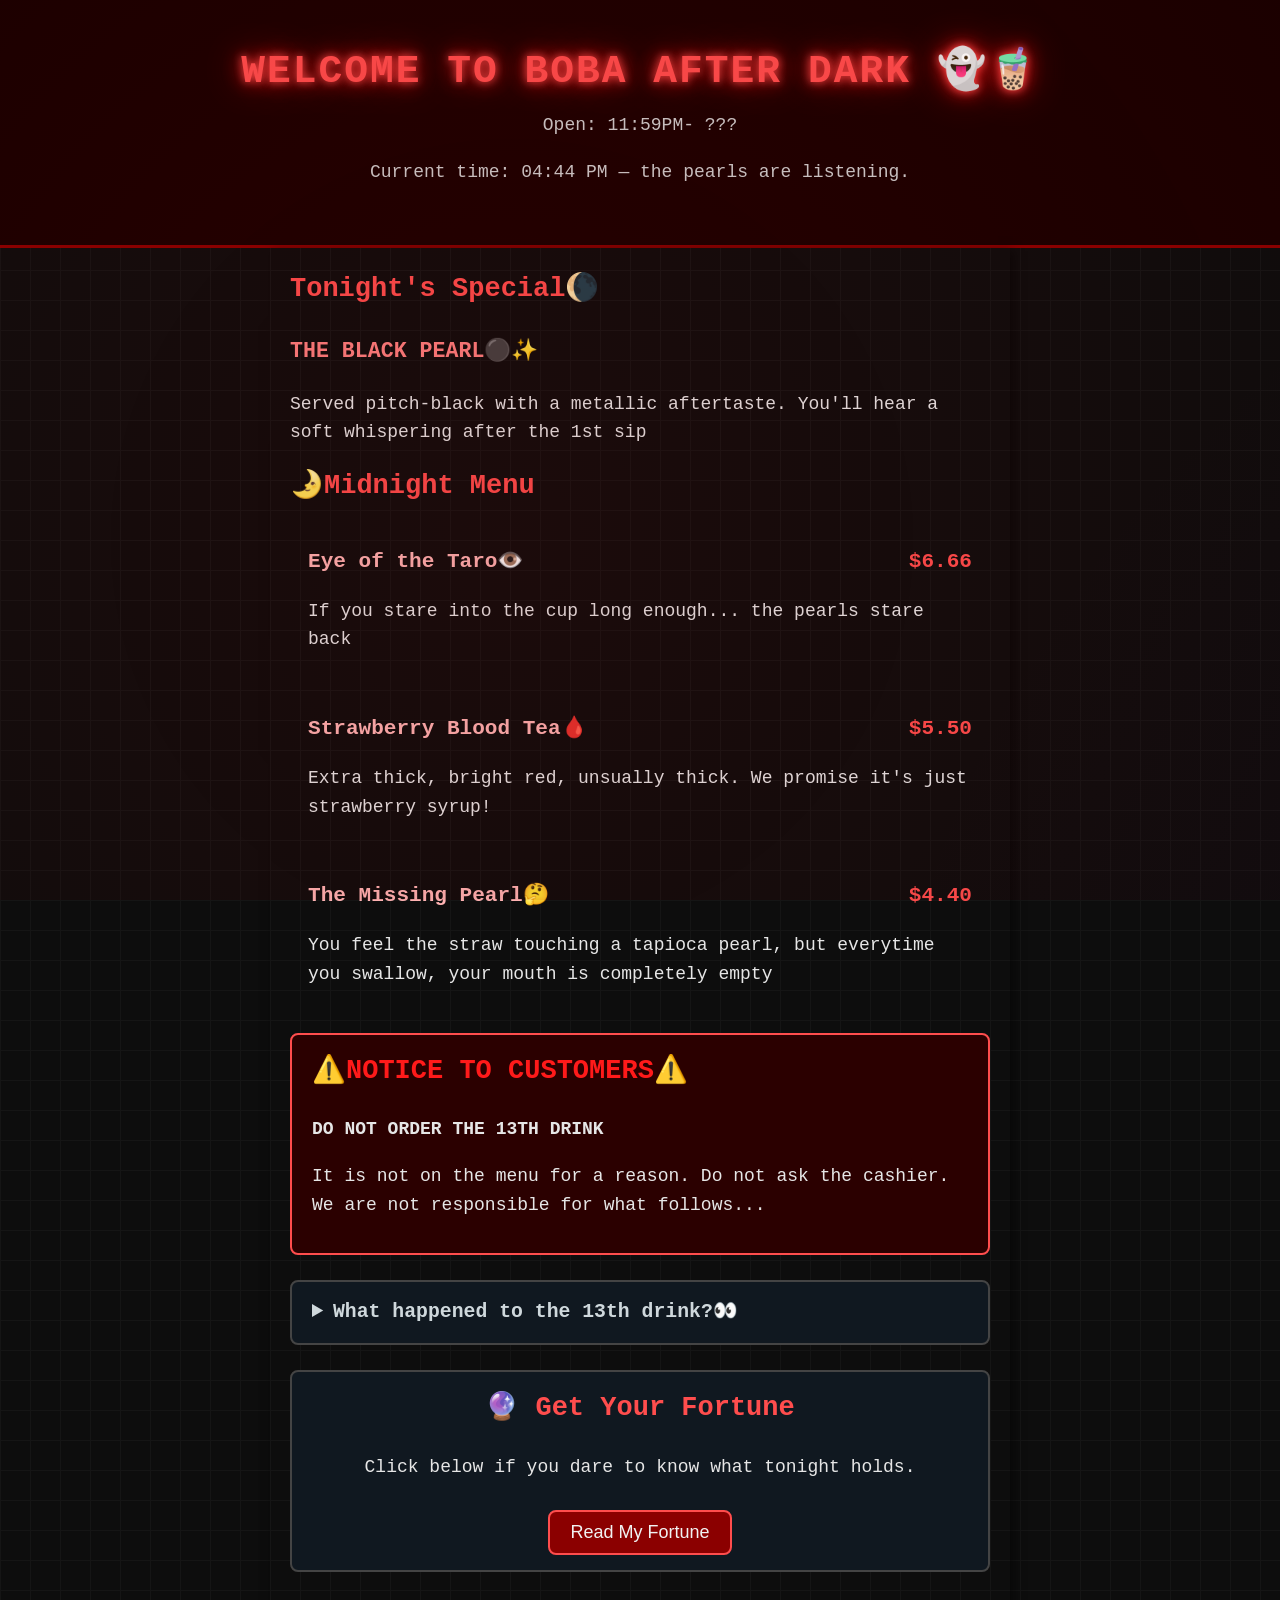
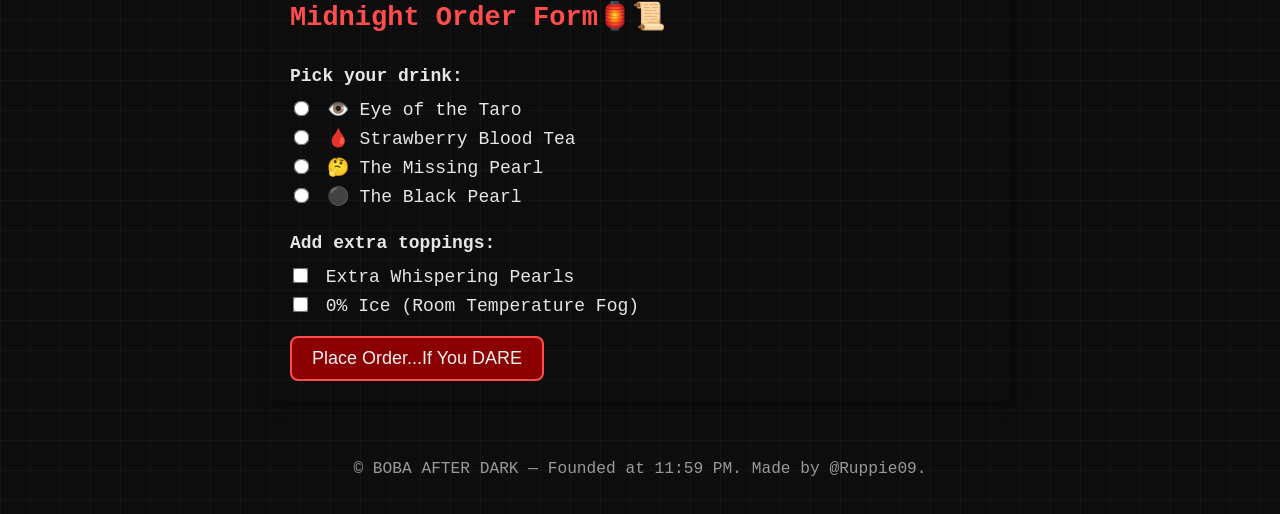
<file: index.html>
<!DOCTYPE html>
<html lang="en">
    
    <head>
<meta charset="UTF-8">
<meta name="viewport" content="width=device-width, initial-scale=1.0">
<title>Welcome to BOBA AFTER DARK</title>

<link rel="icon" type="image/png" href="horror-cat.png.png">
<link rel="stylesheet" href="style.css">
    
    </head>
    <body>
         <audio id="home-bg-music" src="leberch-creepy-spooky-piano-262593.mp3" loop></audio>
        <header>
            <h1>WELCOME TO BOBA AFTER DARK 👻🧋</h1>
            <p class="tagline">Open: 11:59PM- ???</p>
            <p class="tagline" id="live-clock">Checking the hour...</p>
        </header>

        <main>
<section class="special">
            <h2>Tonight's Special🌘</h2>
            <p class="special-title">THE BLACK PEARL⚫✨</p>
          <p>Served pitch-black with a metallic aftertaste. You'll hear a soft whispering after the 1st sip</p>
        </section>

      <section class="menu">
        <h2>🌛Midnight Menu</h2>
        <article class="drink">
            <h3>Eye of the Taro👁️ <span class ="price">$6.66</span></h3>
            <p>If you stare into the cup long enough... the pearls stare back</p>
        </article>

        <article class="drink">
            <h3>Strawberry Blood Tea🩸<span class="price">$5.50</span></h3>
            <p>Extra thick, bright red, unsually thick. We promise it's just strawberry syrup!</p>

        </article>
        <article class="drink">
            <h3>The Missing Pearl🤔<span class="price">$4.40</span></h3>
            <p>You feel the straw touching a tapioca pearl, but everytime you swallow, your mouth is completely empty</p>

        </article>
      </section>

      <section class="warning">
        <h2>⚠️NOTICE TO CUSTOMERS⚠️</h2>
        <p><strong>DO NOT ORDER THE 13TH DRINK</strong></p>
        <p>It is not on the menu for a reason. Do not ask the cashier. We are not responsible for what follows...</p>
      
            </section>

            <section class="secret">
               <details>
    <summary>What happened to the 13th drink?👀</summary>
    <div class="secret-content">
        <p>Ube Fog used to be our best seller. Purple, cold, a little smoky on top — regulars swore it tasted different every time, like it knew what kind of night you were having. It was the only drink on the menu that came with no ice option, because the owner said "it's already cold enough where it's from."</p>
        <p>One night a customer ordered it at exactly 11:59 PM, paid in exact change, and sat down by the window. The barista turned around to grab a straw. When she turned back, the cup was still full, still steaming a little, and the seat was empty. The door hadn't opened. The bell never rang.</p>
        <p>We pulled Ube Fog off the menu the next morning. Nobody talks about why the cashier quit that same week. But sometimes, right around midnight, someone taps twice on the counter and asks for "the usual" — and whoever's working that night just says we're out.</p>
    </div>
</details>

                   
         </section>

            <section class="fortune">
              <h2>🔮 Get Your Fortune</h2>
              <p id="fortune-text">Click below if you dare to know what tonight holds.</p>
              <button type="button" id="fortune-btn">Read My Fortune</button>
            </section>

    <section class="order">
        <h2>Midnight Order Form🏮📜</h2>
        <form action="order-placed.html">
<!-- redeploy --> 
            <p class="form-title">Pick your drink:</p>
            <label>
                <input type="radio" name="drink" value="taro" required> 👁️ Eye of the Taro
            </label><br>
            <label>
                <input type="radio" name="drink" value="strawberry"> 🩸 Strawberry Blood Tea
            </label><br>
            <label>
                <input type="radio" name="drink" value="missing"> 🤔 The Missing Pearl
            </label><br>
            <label>
                <input type="radio" name="drink" value="blackpearl"> ⚫ The Black Pearl
            </label><br>

            <p class="form-title">Add extra toppings:</p>
            <label>
                <input type="checkbox" name="topping" value="boba">
                Extra Whispering Pearls
            </label><br>
            <label>
                <input type="checkbox" name="ice"> 0% Ice (Room Temperature Fog)
            </label><br>

            <button type="submit">Place Order...If You DARE</button>

        </form>
    </section>
</main>
        <footer>
    <p>© BOBA AFTER DARK — Founded at 11:59 PM. Made by @Ruppie09.</p>
  </footer>
        <script>
      function updateClock(){
        const now = new Date();
        const h = now.getHours(), m = now.getMinutes();
        const timeStr = now.toLocaleTimeString([], { hour: '2-digit', minute:'2-digit' });
        const clockEl = document.getElementById('live-clock');
        if (!clockEl) return;
        if (h === 0 && m < 15) {
          clockEl.textContent = "🕛 It is currently the witching hour... we're watching.";
          clockEl.style.color = "#ff1a1a";
        } else {
          clockEl.textContent = "Current time: " + timeStr + " — the pearls are listening.";
          clockEl.style.color = "#cccccc";
        }
      }
      updateClock();
      setInterval(updateClock, 30000);
    </script>
<script src="script.js"></script>
    </body>
</html>
</file>
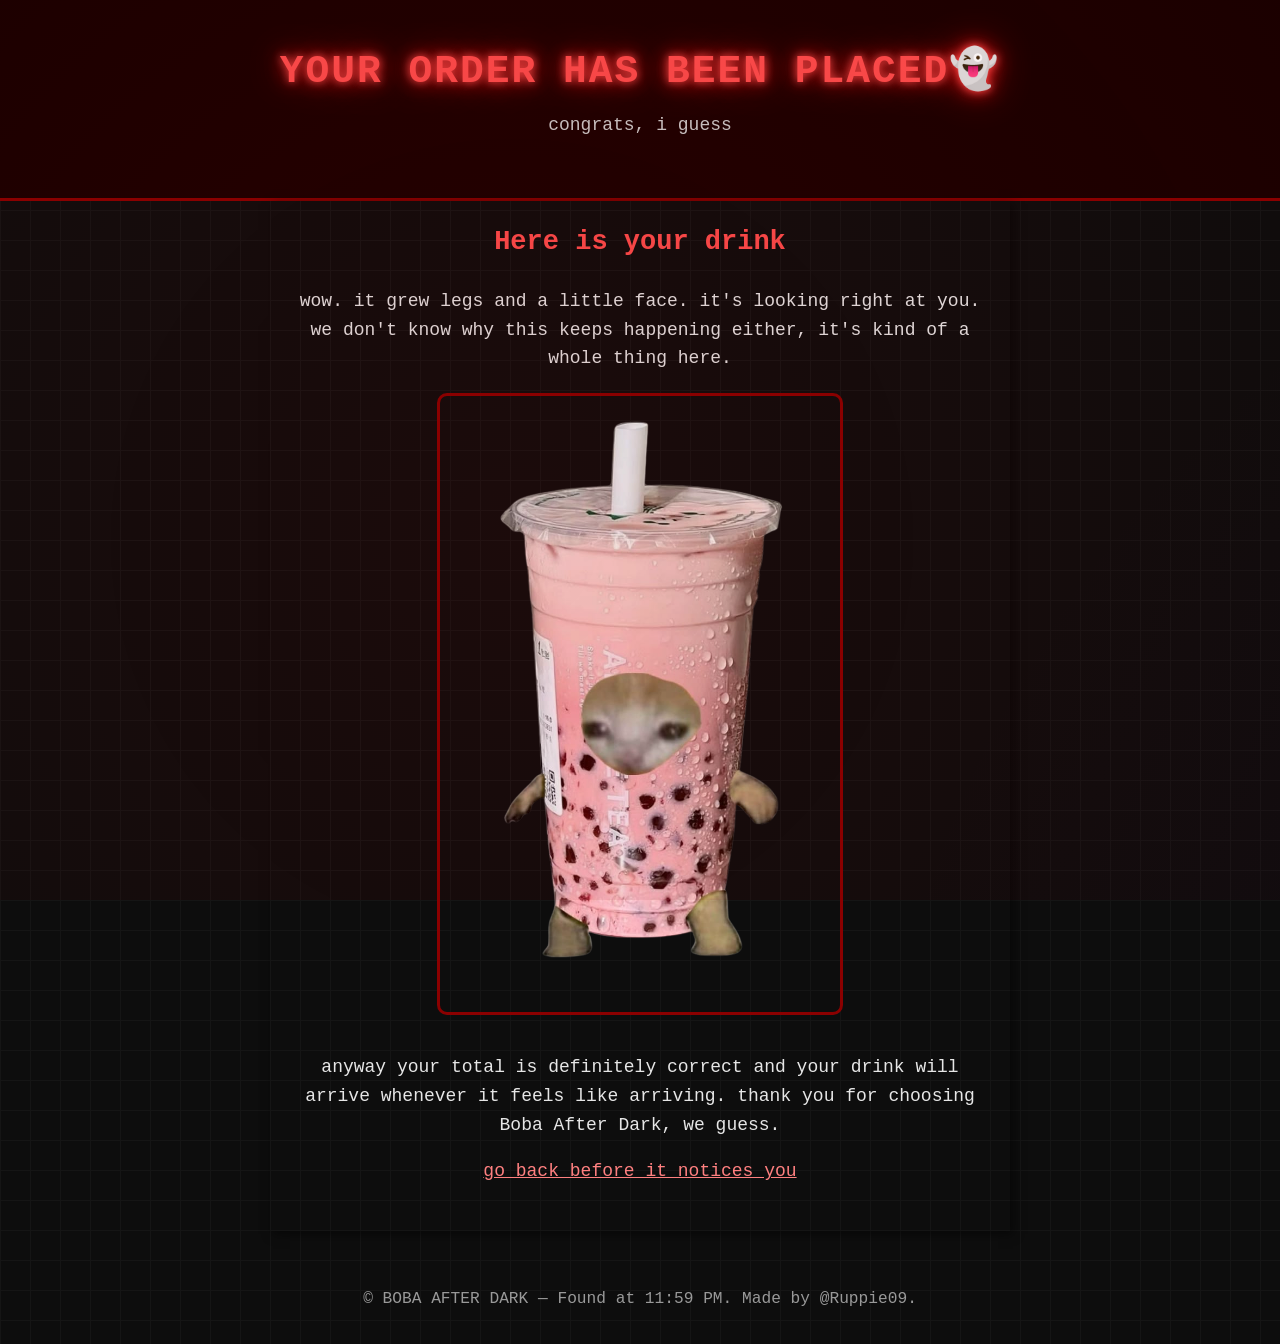
<file: order-placed.html>
<!DOCTYPE html>
<html lang="en">
    <head>
        <meta charset="UTF-8">
        <meta name="viewport" content="width=device-width, initial-scale=1.0">
<title>Order Placed - Boba After Dark</title>

<link rel="stylesheet" href="style.css">


    </head>
    <body>
        <audio src="universfield-scary-music-box-165983.mp3" autoplay></audio>
        <header>
            <h1>YOUR ORDER HAS BEEN PLACED👻</h1>
             <p class="tagline">congrats, i guess</p>

        </header>
        <main>
            <section class="order-result">
                 <h2>Here is your drink</h2>
            <p>wow. it grew legs and a little face. it's looking right at you. we don't know why this keeps happening either, it's kind of a whole thing here.</p>
            <figure class="featured-img">
                <img src="download (1).png" alt="MEOWWWW">
                 <figcaption>this is normal. please do not make eye contact for too long.</figcaption>
            
            </figure>
            <p>anyway your total is definitely correct and your drink will arrive whenever it feels like arriving. thank you for choosing Boba After Dark, we guess.</p>
        </section>

        <a class="back-link" href="index.html">go back before it notices you</a>
    </main>

    <footer>
        <p>© BOBA AFTER DARK — Found at 11:59 PM. Made by @Ruppie09.</p>
    </footer>
</body>
</html>
</file>
<file: style.css>
body{
    font-family: 'Courier New', monospace;
    background-color:#0d0d0d;
    background-image: linear-gradient(#151515 1px, transparent 1px), linear-gradient(90deg, #151515 1px, transparent 1px);
  background-size: 30px 30px;
  color: #e6e6e6;
  margin: 0;
  padding: 0;
  font-size: 18px;
  line-height: 1.6;}

  header{
    background-color:#1a0000; 
    color: #f2f2f2;
    text-align: center;
    padding: 40px 15px;
   border-bottom: 3px solid #8b0000;
  }
 header h1{
    margin: 0;
    font-size: 2.2em;
    color: #ff4d4d;
    letter-spacing: 2px;
    text-shadow: 0 0 8px #ff4d4d, 0 0 20px #ff1a1a, 0 0 40px #8b0000;
    animation: flicker 4s infinite;
  }

  @keyframes flicker {
    0%, 19%, 21%, 23%, 25%, 54%, 56%, 100% { opacity: 1; }
    20%, 22%, 24%, 55% { opacity: 0.4; }
  }
  .tagline{
    margin-top: 8px;
    color: #cccccc;
  }

  main{
    max-width: 700px;
    margin: 0 auto;
    padding: 20px;
    margin-bottom:25px;
    box-shadow: 3px 3px 10px rgba(0, 0, 0, 0.5);

  }

  h2{
    margin-top: 0;
    color:#ff4d4d ;
  }
  .special-title{
    color:#ff8080 ;
    font-weight: bold;
    font-size: 1.2em;
  }
  .featured-img{
    text-align: center;
    margin: 20px 0;
  }
  .featured-img img{
    width: 100%;
    max-width: 400px;
    border-radius: 10px;
    border: 3px solid #8b0000;

  }
  .featured-img figcaption{
    margin-top: 8px;
    font-size :0px;
    color: #999;
    font-style: italic;
  }
  body::before {
    content: "";
    position: fixed;
    inset: 0;
    background: radial-gradient(circle at 20% 30%, rgba(139,0,0,0.12), transparent 45%),
                radial-gradient(circle at 80% 70%, rgba(80,0,80,0.10), transparent 50%);
    background-size: 200% 200%;
    animation: driftFog 25s ease-in-out infinite;
    pointer-events: none;
    z-index: 0;
}
@keyframes driftFog {
    0%   { background-position: 0% 0%, 100% 100%; }
    50%  { background-position: 100% 50%, 0% 50%; }
    100% { background-position: 0% 0%, 100% 100%; }
}
  .drink{
    border: 2px solid transparent;
    border-radius: 8px;
    padding: 12px 16px;
    margin-bottom: 12px;
    transition: border-color 0.2s ease, background-color 0.2s ease;
  }
.drink:hover{
    border-color: #ff4d4d;
    background-color: #221111;
  }

  .drink h3{
    margin-top: 0;
    margin-bottom: 5px;
    color:#ffb3b3 ;
  }
  .price{
    float: right;
    color:#ff4d4d;
    font-weight: bold;
  }
  .warning{
    background-color:#2b0000;
    border: 2px solid #ff4d4d;
    border-radius: 8px;
    padding: 15px 20px;
    margin-bottom: 25px;
  }
  .warning h2{
     color: #ff1a1a;
  }
  .secret{
    background-color: #101820;
    border: 2px solid #444;
    border-radius: 8px;
    padding: 15px 20px;
    margin-bottom: 25px;
  }
  .secret summary{
    font-size: 1.1em;
    font-weight: bold;
    cursor: pointer;
    color: #cfd8dc;
  }

  .secret-content{
    margin-top: 10px;
  }
  .form-title{
    font-weight: bold;
    margin-bottom: 5px;
  }
  .order input[
    type="radio"], 
    .order input[type="checkbox"]
  {
    margin-right: 8px;
    transform: scale(1.2);
  }
  .order button{
    margin-top: 15px;
    padding: 10px 20px;
    font-size: 1em;
    background-color: #8b0000;
  color: #f2f2f2;
  border: 2px solid #ff4d4d;
  border-radius: 8px;
  cursor: pointer;
  }
  .order button:hover{
    background-color:#ff1a1a; 
     color: #000;
  }
  footer {
  text-align: center;
  font-size: 0.9em;
  color: #999;
  padding: 15px;
}
.order-result{
  text-align: center;
}
.back-link {
  display: block;
  text-align: center;
  color: #ff8080;
  margin-bottom: 25px;
}

.back-link:hover {
  color: #ff4d4d;
}
fieldset {
    border: 1px solid #333;
    border-radius: 8px;
    padding: 12px 16px;
    margin-bottom: 15px;
}
legend {
    padding: 0 6px;
}
.option {
    display: block;
    margin: 6px 0;
}
.fortune {
    text-align: center;
    background-color: #101820;
    border: 2px solid #444;
    border-radius: 8px;
    padding: 15px 20px;
    margin-bottom: 25px;
}
.fortune button {
    margin-top: 10px;
    padding: 10px 20px;
    font-size: 1em;
    background-color: #8b0000;
    color: #f2f2f2;
    border: 2px solid #ff4d4d;
    border-radius: 8px;
    cursor: pointer;
}
.fortune button:hover {
    background-color: #ff1a1a;
    color: #000;
}
.drink h3 {
    transition: transform 0.15s ease;
}
.drink:hover h3 {
    animation: glitchShake 0.25s ease;
}
@keyframes glitchShake {
    0%   { transform: translate(0,0); }
    25%  { transform: translate(-1px, 1px); }
    50%  { transform: translate(1px, -1px); }
    75%  { transform: translate(-1px, -1px); }
    100% { transform: translate(0,0); }
}
</file>
